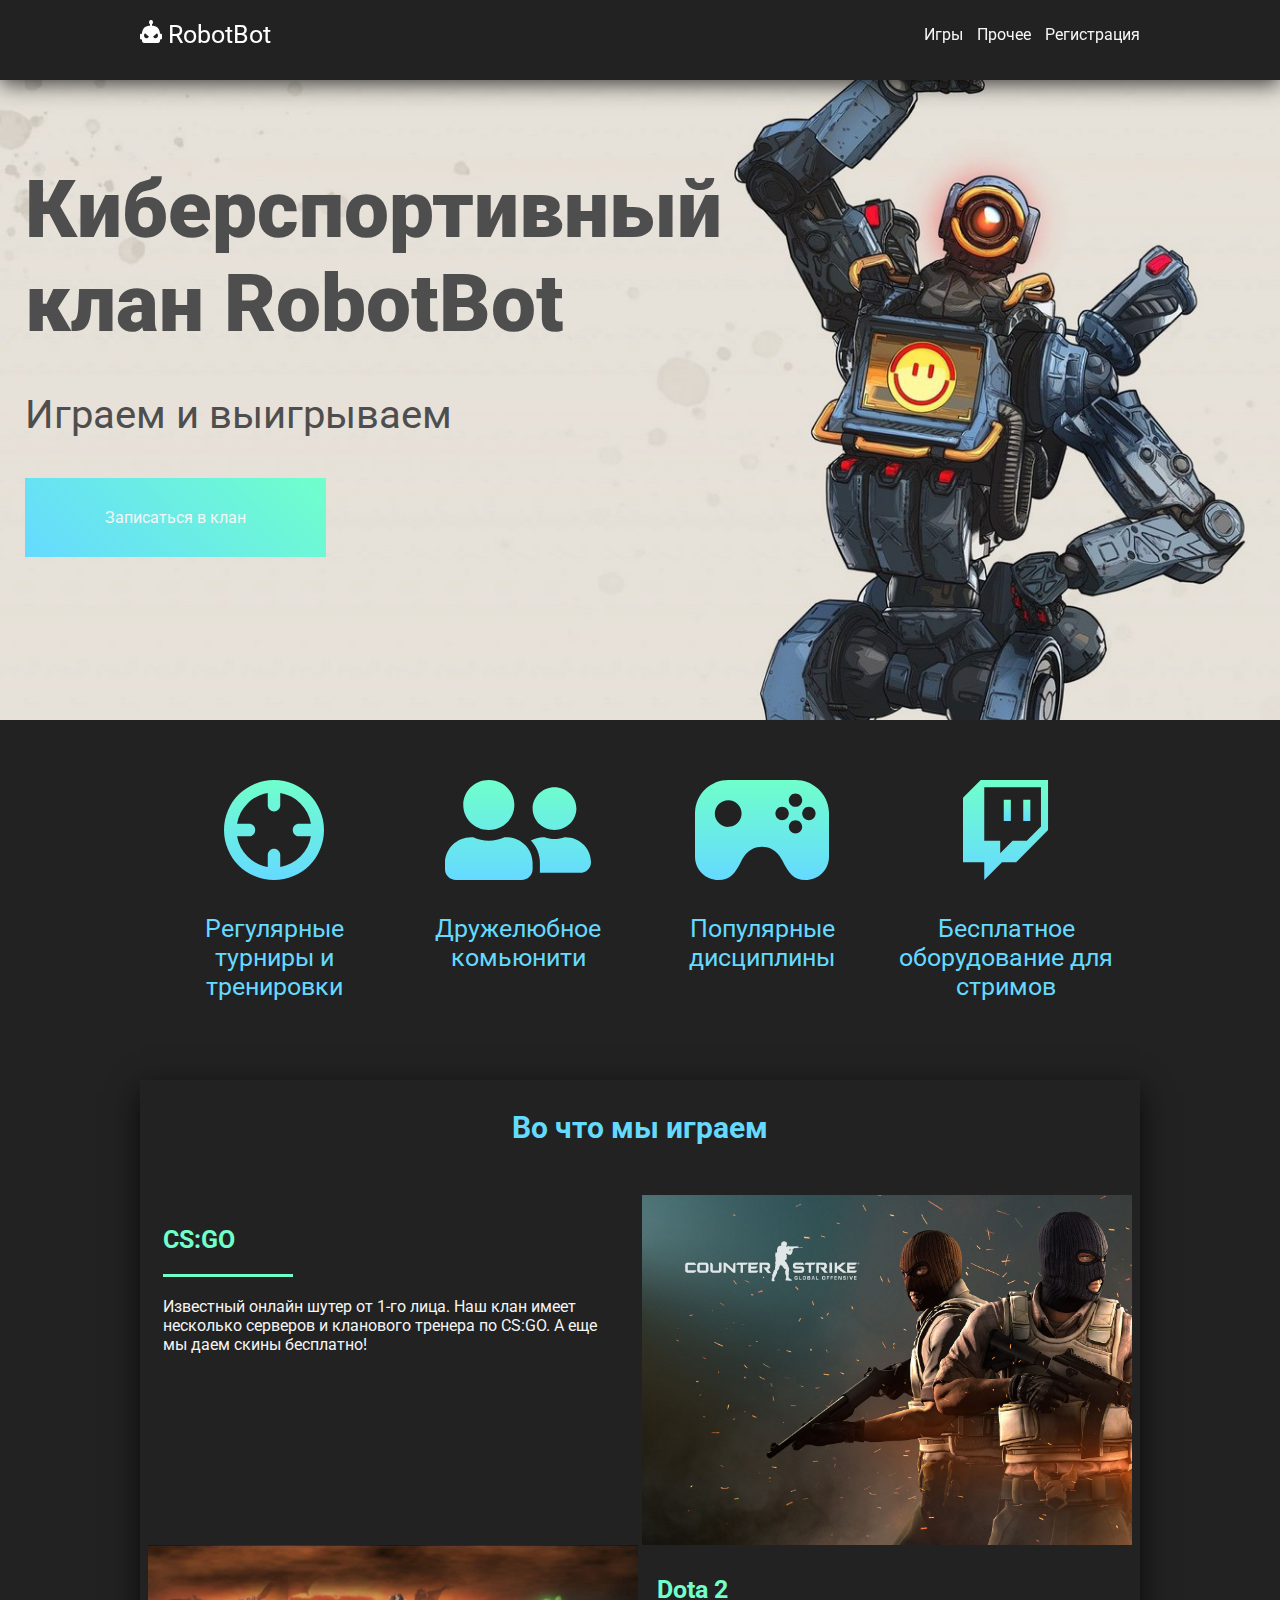
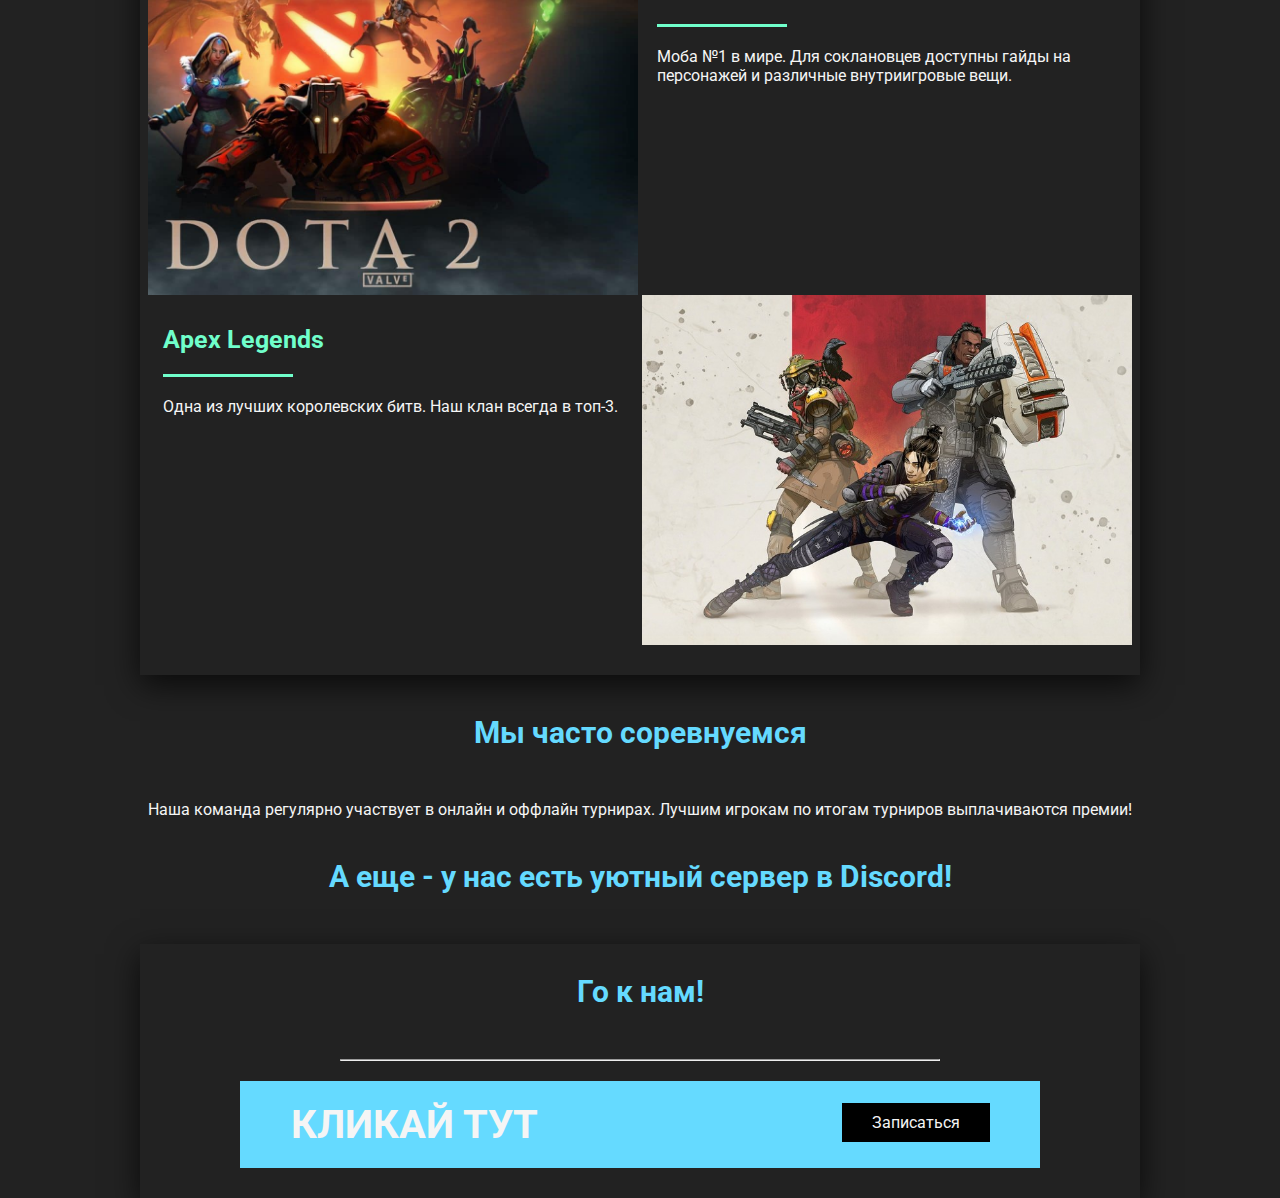
<file: index.html>
<!DOCTYPE html>
<html lang="en">

<head>
    <meta charset="UTF-8">
    <meta http-equiv="X-UA-Compatible" content="IE=edge">
    <meta name="viewport" content="width=device-width, initial-scale=1.0">
    <link rel="stylesheet" href="css/style.css">
    <title>
        RobotBot: Главная
    </title>
</head>

<body>
    <div class="nav-menu">
        <div class="container">
            <a href="#" class="logo">
                <img src="img/icons/site_logo.svg" alt="logo">
                <span>
                    RobotBot
                </span>
            </a>
            <div class="navigation">
                <a href="#" class="nav-item">
                    Игры
                </a>
                <a href="#" class="nav-item">
                    Прочее
                </a>
                <a href="registration.html" class="nav-item">
                    Регистрация
                </a>
            </div>
        </div>
    </div>
    <div class="site-header">
        <div class="header-content">
            <h1 class="header-title">
                Киберспортивный клан RobotBot
            </h1>
            <p class="header-sub-title">
                Играем и выигрываем
            </p>
            <a href="#" class="header-btn">
                Записаться в клан
            </a>
        </div>
    </div>
    <div class="about">
        <div class="container">
            <div class="about-card">
                <img src="img/icons/scope.svg" alt="" class="about-card-img">
                <p>
                    Регулярные турниры и тренировки
                </p>
            </div>
            <div class="about-card">
                <img src="img/icons/friendly.svg" alt="" class="about-card-img">
                <p>
                    Дружелюбное комьюнити
                </p>
            </div>
            <div class="about-card">
                <img src="img/icons/joystic.svg" alt="" class="about-card-img">
                <p>
                    Популярные дисциплины
                </p>
            </div>
            <div class="about-card">
                <img src="img/icons/twitch.svg" alt="" class="about-card-img">
                <p>
                    Бесплатное оборудование для стримов
                </p>
            </div>
        </div>
        <div class="games">
            <div class="games-container container">
                <h2 class="title-h2">
                    Во что мы играем
                </h2>
                <div class="games-card game-1">
                    <div class="games-card-content">
                        <h3 class="game-title">
                            CS:GO
                        </h3>
                        <hr class="game-divider">
                        <p class="game-description game-text">
                            Известный онлайн шутер от 1-го лица. Наш клан имеет несколько серверов и кланового тренера
                            по CS:GO. А еще мы даем скины бесплатно!
                        </p>
                    </div>
                    <div class="games-card-img img1">
                    </div>
                </div>
                <div class="games-card game-2">
                    <div class="games-card-img img2">
                    </div>
                    <div class="games-card-content">
                        <h3 class="game-title">
                            Dota 2
                        </h3>
                        <hr class="game-divider">
                        <p class="game-description game-text">
                            Моба №1 в мире. Для соклановцев доступны гайды на персонажей и различные внутриигровые вещи.
                        </p>
                    </div>
                </div>
                <div class="games-card game-3">
                    <div class="games-card-content">
                        <h3 class="game-title">
                            Apex Legends
                        </h3>
                        <hr class="game-divider">
                        <p class="game-description game-text">
                            Одна из лучших королевских битв. Наш клан всегда в топ-3.
                        </p>
                    </div>
                    <div class="games-card-img img3">
                    </div>
                </div>
            </div>
        </div>
        <div class="competitions">
            <div class="container">
                <h2 class="title-h2">
                    Мы часто соревнуемся
                </h2>
                <p>
                    Наша команда регулярно участвует в онлайн и оффлайн турнирах. Лучшим игрокам по итогам турниров
                    выплачиваются премии!
                </p>
            </div>
        </div>
        <div class="discord">
            <h2 class="title-h2">
                А еще - у нас есть уютный сервер в Discord!
            </h2>
            <div class="discord-container container">
                <div class="discord-content">
                    <h3 class="discord-content-title">
                        Го к нам!
                    </h3>
                    <hr class="discord-hr">
                    <div class="discord-content-button">
                        <p>
                            КЛИКАЙ ТУТ
                        </p>
                        <a href="https://discord.gg/N6X2yZVJWE" target="_blank">
                            Записаться
                        </a>
                    </div>
                </div>
            </div>
        </div>
    </div>
</body>

</html>
</file>
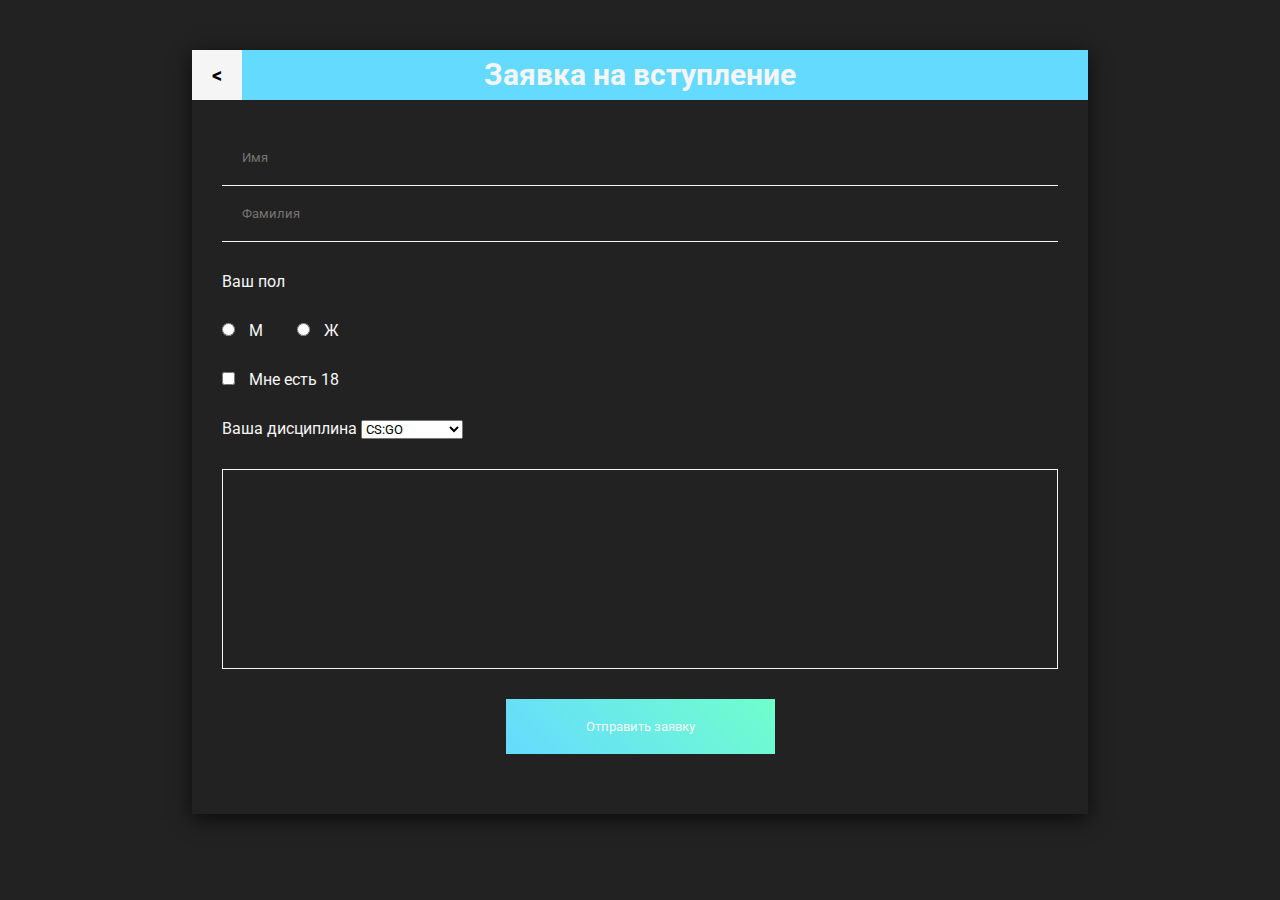
<file: registration.html>
<!DOCTYPE html>
<html lang="en">
<head>
    <meta charset="UTF-8">
    <meta http-equiv="X-UA-Compatible" content="IE=edge">
    <meta name="viewport" content="width=device-width, initial-scale=1.0">
    <title>RobotBot: Регистрация</title>
    <link rel="stylesheet" href="css/registration.css">
</head>
<body>
    <form action="" class="form">
        <div class="form-head">
            <a href="index.html" class="btn-back">
                < 
            </a>
                <h3 class="form-title">
                    Заявка на вступление
                </h3>
        </div>
        <div class="form-body">
            <input type="text" placeholder="Имя" name="f-name" class="f-name">
            <input type="text" placeholder="Фамилия" name="s-name" class="s-name">
            <p class="gender">
                Ваш пол
            </p>
            <div class="input-wrapper">
                <input type="radio" id="male-gender" value="male" name="gender" class="male-gender">
            <label for="male-gender">
                М
            </label>
            <input type="radio" id="female-gender" value="female" name="gender" class="female-gender">
            <label for="female-gender">
                Ж
            </label>
            </div>
            <div class="input-wrapper">
                <input type="checkbox" value="got-18" class="age" id="age" name="age">
            <label for="age">
                Мне есть 18
            </label>
            </div>
            <div class="input-wrapper">
                <label for="discipline">
                Ваша дисциплина
            </label>
            <select name="discipline" id="discipline" class="discipline">
                <option value="cs_go">
                    CS:GO
                </option>
                <option value="dota_2">
                    Dota 2
                </option>
                <option value="apex_legends">
                    Apex Legends
                </option>
            </select>
            </div>
            <textarea name="comment" id="comment" cols="30" rows="10" class="comment"
                placeholder="Дополнительная информация">
            </textarea>
            <button class="submit">
                Отправить заявку
            </button>
        </div>
    </form>
</body>
</html>
</file>
<file: css/style.css>
@import url('https://fonts.googleapis.com/css2?family=Roboto:ital,wght@0,300;0,400;0,700;0,900;1,100;1,300&display=swap');
*{
    margin: 0;
    padding: 0;
    text-decoration: none;
    box-sizing: border-box;
    list-style-type: none;
    font-family: 'Roboto', sans-serif;
}
.container {
    width: 1000px;
    margin: 0 auto;
}
body {
    background-color: #222;
}
.nav-menu {
    background-color: #222;
    position: fixed;
    width: 100%;
    height: 80px;
    box-shadow: 0 5px 20px rgba(0, 0, 0, 0.7);
    z-index: 100;
    padding-top: 20px;
}
.logo {
    color: white;
    font-size: 25px;
    margin-top: 20px;
}
.logo span:hover {
    text-shadow: 0 0 5px #65DAFF;
}
.navigation {
    float: right;
    padding-top: 5px;
}
.nav-item {
    font-size: 16px;
    font-weight: 700px;
    color: whitesmoke;
    margin-left: 10px;
    transition: 0.3s;
}
.nav-item:hover {
    color: #65DAFF;
    text-shadow: 0 0 5px #65DAFF;
}
.site-header {
    height: 80vh;
    background: url(../img/apex-legends-pathfinder-robot-emoticons-saluting-futuristic.jpg) center/cover no-repeat;
    position: relative;
}
.header-content {
    position: absolute;
    left: 0;
    top: 50%;
    transform: translateY(-50%);
    padding-left: 25px;
}
.header-title {
    color: #4E4E4E;
    font-size: 80px;
    font-weight: 900;
    margin-bottom: 40px;
    width: 50%;
}
.header-sub-title {
    color: #4E4E4E;
    font-size: 40px;
    margin-bottom: 40px;
}
.header-btn {
    display: block;
    padding: 30px 80px;
    background: linear-gradient(45deg, #65DAFF, #70FFCB);
    width: fit-content;
    transition: 0.4s;
    color: whitesmoke;
}
.header-btn:hover {
    transform: scale(1.1)
}
.header-btn:active {
    background: linear-gradient(45deg, #347083, #388065);
}
.about {
    height: 40vh;
    text-align: center;
    padding: 50px 0;
}
.about-card {
    margin-top: 10px;
    display: inline-block;
    width: 24%;
    height: 200px;
    text-align: center;
    vertical-align: top;
    color: whitesmoke;
}
.about-card:hover {
    text-shadow: 0 0 5px #65DAFF;
}
.about-card p {
    font-size: 25px;
    color: #65DAFF;
}
.about-card-img {
    height: 100px;
    margin-bottom: 30px;
}
.games-container {
    margin-top: 100px;
    box-shadow: 0 10px 30px rgba(0, 0, 0, 0.7);
    text-align: center;
    padding: 30px 0;
}
.games-card-img {
    width: 49%;
    height: 350px;
    display: inline-block;
    vertical-align: top;
}
.img1 {
    background: url(../img/csgo.jpg) left/cover no-repeat;
}
.img2 {
    background: url(../img/dota2.jpg) right/cover no-repeat;
}
.img3 {
    background: url(../img/apex.jpg) left/cover no-repeat;
}
.games-card-content {
    display: inline-block;
    width: 49%;
    min-height: 350px;
    vertical-align: top;
    text-align: left;
    padding: 0 15px;
    color: whitesmoke;
}
.game-title {
    font-size: 25px;
    color: #70FFCB;
    margin-top: 30px;
}
.game-divider {
    width: 130px;
    border: none;
    height: 3px;
    background: #70FFCB;
    margin: 20px 0;
}
.title-h2 {
    font-weight: 700;
    font-size: 30px;
    color: #65DAFF;
    margin-bottom: 50px;
}
.competitions {
    padding: 40px 0;
}
.competitions p {
    text-align: center;
    color: whitesmoke;
}
.discord-container {
    box-shadow: 0 10px 30px rgba(0, 0, 0, 0.7);
    text-align: center;
    padding: 30px 0;
}
.discord-hr {
    width: 60%;
    margin: 20px auto;
}
.discord-content-title {
    font-weight: 700;
    font-size: 30px;
    color: #65DAFF;
    margin-bottom: 50px;
}
.discord-content-button {
    background-color: #65DAFF;
    padding: 20px 40px;
    width: 80%;
    margin: 0 auto;
}
.discord-content-button p {
    display: inline-block;
    text-align: left;
    margin-right: 300px;
    font-weight: 700;
    font-size: 40px;
    color: whitesmoke;
}
.discord-content-button a {
    background-color: black;
    padding: 10px 30px;
    color: whitesmoke;
    position: relative;
    top: -10px;
}
</file>
<file: css/registration.css>
@import url('https://fonts.googleapis.com/css2?family=Roboto:ital,wght@0,300;0,400;0,700;0,900;1,100;1,300&display=swap');
*{
    margin: 0;
    padding: 0;
    text-decoration: none;
    box-sizing: border-box;
    list-style-type: none;
    font-family: 'Roboto', sans-serif;
}
body {
    background-color: #222;
}
.form {
    width: 70%;
    background: #222;
    box-shadow: 0 5px 20px rgba(0, 0, 0, 0.7);
    margin: 50px auto;
}
.form-head {
    height: 50px;
    background: #65DAFF;
    color: whitesmoke;
    text-align: center;
    position: relative;
}
.btn-back {
    position: absolute;
    left: 0;
    top: 0;
    width: 50px;
    height: 50px;
    background-color: whitesmoke;
    font-size: 20px;
    text-align: center;
    line-height: 50px;
    color: black;
    font-weight: 700;
}
.btn-back:hover {
    background: gray;
}
.btn-back:active {
    background: black;
    color: whitesmoke;
}
.form-body {
    padding: 30px;
    color: whitesmoke;
}
.f-name, .s-name {
    background: none;
    border: none;
    border-bottom: 1px solid whitesmoke;
    padding: 20px;
    width: 100%;
    color: whitesmoke;
    outline: none;
}
.input-wrapper {
    margin: 30px 0;
}
.male-gender {
    margin-right: 10px;
}
.female-gender {
    margin: 0 10px 0 30px;
}
.age {
    margin-right: 10px;
}
.gender {
    margin-top: 30px;
}
.comment {
    display: block;
    width: 100%;
    max-height: 200px;
    height: 200px;
    background: none;
    border: 1px solid whitesmoke;
    resize: none;
    margin-bottom: 30px;
    outline: none;
    padding: 15px;
}
.submit {
    display: block;
    width: fit-content;
    padding: 20px 80px;
    margin: 30px auto;
    border: none;
    background: linear-gradient(45deg, #65DAFF, #70FFCB);
    outline: none;
    color: whitesmoke;
}
.submit:hover {
    background: linear-gradient(45deg, #347083, #388065);
}
.submit:active {
    color: black;
    background: whitesmoke;
}
.form-title {
    line-height: 50px;
    font-size: 30px;
}
</file>
